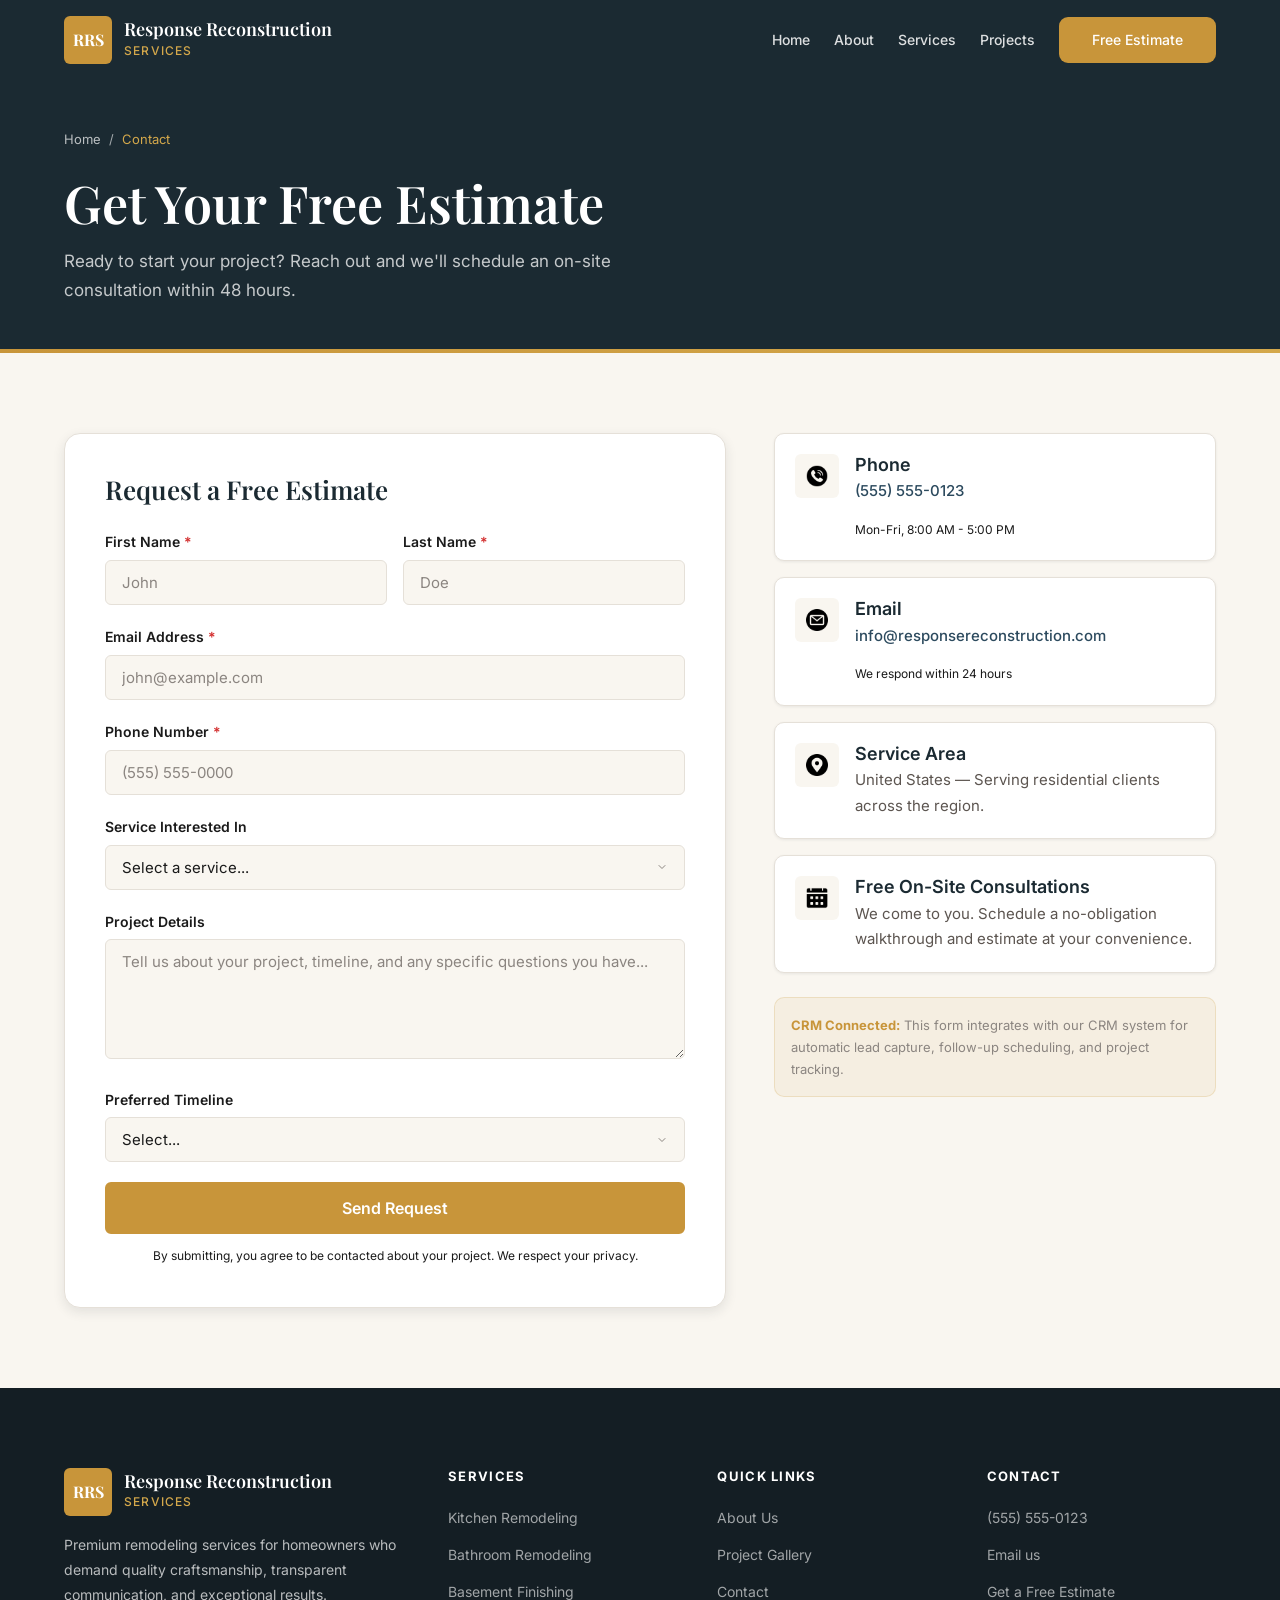
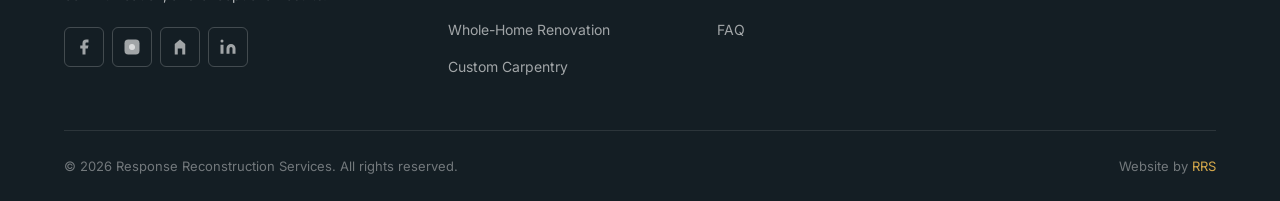
<file: contact.html>
<!DOCTYPE html>
<html lang="en">
<head>
  <meta charset="UTF-8">
  <meta name="viewport" content="width=device-width, initial-scale=1.0">
  <title>Contact Us — Response Reconstruction Services | Free Estimate</title>
  <meta name="description" content="Contact Response Reconstruction Services for a free on-site consultation and estimate. Call, email, or fill out our lead form. We respond within 24 hours.">
  <meta name="robots" content="index, follow">
  <meta property="og:title" content="Contact Us | Get a Free Estimate | Response Reconstruction Services">
  <meta property="og:description" content="Schedule your free on-site consultation. We respond within 24 hours.">
  <meta property="og:type" content="website">
  <link rel="canonical" href="https://responsereconstruction.com/contact">
  <link rel="stylesheet" href="css/style.css">
</head>
<body>

  <a href="#main-content" class="skip-link">Skip to main content</a>

  <header class="site-header" role="banner">
    <div class="container header-inner">
      <a href="index.html" class="logo" aria-label="Response Reconstruction Services Home">
        <div class="logo-icon" aria-hidden="true">RRS</div>
        <div class="logo-text">
          <span class="logo-name">Response Reconstruction</span>
          <span class="logo-sub">Services</span>
        </div>
      </a>
      <button class="nav-toggle" aria-label="Toggle navigation menu" aria-expanded="false" aria-controls="nav-menu">
        <span class="hamburger"></span>
      </button>
      <nav id="nav-menu" class="nav-menu" role="navigation" aria-label="Main navigation">
        <a href="index.html">Home</a>
        <a href="about.html">About</a>
        <a href="services.html">Services</a>
        <a href="projects.html">Projects</a>
        <a href="contact.html" id="bottone1" class="btn btn-primary btn-sm" aria-current="page">Free Estimate</a>
      </nav>
    </div>
  </header>

  <main id="main-content">
    <section class="page-header">
      <div class="container">
        <nav class="breadcrumb" aria-label="Breadcrumb">
          <a href="index.html">Home</a>
          <span aria-hidden="true">/</span>
          <span aria-current="page">Contact</span>
        </nav>
        <h1>Get Your Free Estimate</h1>
        <p>Ready to start your project? Reach out and we'll schedule an on-site consultation within 48 hours.</p>
      </div>
    </section>

    <section class="section">
      <div class="container">
        <div class="contact-grid">
          <div class="animate-in">
            <form id="contactForm" class="contact-form" action="#" method="POST" aria-label="Contact and estimate request form">
              <h3 class="form-title">Request a Free Estimate</h3>

              <div class="form-row">
                <div class="form-group">
                  <label for="firstName">First Name <span class="required">*</span></label>
                  <input type="text" id="firstName" name="firstName" class="form-control" required aria-required="true" placeholder="John">
                </div>
                <div class="form-group">
                  <label for="lastName">Last Name <span class="required">*</span></label>
                  <input type="text" id="lastName" name="lastName" class="form-control" required aria-required="true" placeholder="Doe">
                </div>
              </div>

              <div class="form-group">
                <label for="email">Email Address <span class="required">*</span></label>
                <input type="email" id="email" name="email" class="form-control" required aria-required="true" placeholder="john@example.com" autocomplete="email">
              </div>

              <div class="form-group">
                <label for="phone">Phone Number <span class="required">*</span></label>
                <input type="tel" id="phone" name="phone" class="form-control" required aria-required="true" placeholder="(555) 555-0000" autocomplete="tel">
              </div>

              <div class="form-group">
                <label for="service">Service Interested In</label>
                <select id="service" name="service" class="form-control">
                  <option value="">Select a service...</option>
                  <option value="kitchen">Kitchen Remodeling</option>
                  <option value="bathroom">Bathroom Remodeling</option>
                  <option value="basement">Basement Finishing</option>
                  <option value="whole-home">Whole-Home Renovation</option>
                  <option value="carpentry">Custom Carpentry</option>
                  <option value="exterior">Exterior &amp; Decking</option>
                  <option value="other">Other / Not Sure</option>
                </select>
              </div>

              <div class="form-group">
                <label for="message">Project Details</label>
                <textarea id="message" name="message" class="form-control" placeholder="Tell us about your project, timeline, and any specific questions you have..." rows="4"></textarea>
              </div>

              <div class="form-group">
                <label for="timeline">Preferred Timeline</label>
                <select id="timeline" name="timeline" class="form-control">
                  <option value="">Select...</option>
                  <option value="asap">As soon as possible</option>
                  <option value="1-3">1-3 months</option>
                  <option value="3-6">3-6 months</option>
                  <option value="6+">6+ months</option>
                  <option value="just-exploring">Just exploring options</option>
                </select>
              </div>

              <button type="submit" class="btn btn-primary form-submit">Send Request</button>
              <p style="font-size:0.75rem;color:var(--color-text-lighter);margin-top:0.75rem;text-align:center;">
                By submitting, you agree to be contacted about your project. We respect your privacy.
              </p>
            </form>
          </div>

          <div class="contact-info animate-in">
            <div class="contact-info-card">
              <div class="contact-info-icon">
                <img src="images/contact_icons/telephone-call.png" alt="" aria-hidden="true" width="32" height="32">
              </div>
              <div class="contact-info-text">
                <h4>Phone</h4>
                <p><a href="tel:+15550123">(555) 555-0123</a></p>
                <p style="font-size:0.75rem;color:var(--color-text-lighter);">Mon-Fri, 8:00 AM - 5:00 PM</p>
              </div>
            </div>

            <div class="contact-info-card">
              <div class="contact-info-icon">
                <img src="images/contact_icons/email.png" alt="" aria-hidden="true" width="32" height="32">
              </div>
              <div class="contact-info-text">
                <h4>Email</h4>
                <p><a href="mailto:info@responsereconstruction.com">info@responsereconstruction.com</a></p>
                <p style="font-size:0.75rem;color:var(--color-text-lighter);">We respond within 24 hours</p>
              </div>
            </div>

            <div class="contact-info-card">
              <div class="contact-info-icon">
                <img src="images/contact_icons/gps.png" alt="" aria-hidden="true" width="32" height="32">
              </div>
              <div class="contact-info-text">
                <h4>Service Area</h4>
                <p>United States — Serving residential clients across the region.</p>
              </div>
            </div>

            <div class="contact-info-card">
              <div class="contact-info-icon">
                <img src="images/contact_icons/calendar.png" alt="" aria-hidden="true" width="32" height="32">
              </div>
              <div class="contact-info-text">
                <h4>Free On-Site Consultations</h4>
                <p>We come to you. Schedule a no-obligation walkthrough and estimate at your convenience.</p>
              </div>
            </div>

            <div style="margin-top:0.5rem;padding:1rem;background:rgba(200,149,58,0.08);border-radius:10px;border:1px solid rgba(200,149,58,0.2);">
              <p style="font-size:0.8125rem;color:var(--color-text-light);">
                <strong style="color:var(--color-accent);">CRM Connected:</strong> This form integrates with our CRM system for automatic lead capture, follow-up scheduling, and project tracking.
              </p>
            </div>
          </div>
        </div>
      </div>
    </section>
  </main>

  <footer class="site-footer" role="contentinfo">
    <div class="container">
      <div class="footer-grid">
        <div class="footer-brand">
          <a href="index.html" class="logo" aria-label="Response Reconstruction Services Home">
            <div class="logo-icon" aria-hidden="true">RRS</div>
            <div class="logo-text">
              <span class="logo-name">Response Reconstruction</span>
              <span class="logo-sub">Services</span>
            </div>
          </a>
          <p>Premium remodeling services for homeowners who demand quality craftsmanship, transparent communication, and exceptional results.</p>
          <div class="footer-social">
            <a href="#" aria-label="Facebook">
              <svg viewBox="0 0 24 24" fill="currentColor" width="18" height="18"><path d="M18 2h-3a5 5 0 0 0-5 5v3H7v4h3v8h4v-8h3l1-4h-4V7a1 1 0 0 1 1-1h3z"/></svg>
            </a>
            <a href="#" aria-label="Instagram">
              <svg viewBox="0 0 24 24" fill="currentColor" width="18" height="18"><rect x="2" y="2" width="20" height="20" rx="5" ry="5"/><path d="M16 11.37A4 4 0 1 1 12.63 8 4 4 0 0 1 16 11.37z"/><line x1="17.5" y1="6.5" x2="17.51" y2="6.5"/></svg>
            </a>
            <a href="#" aria-label="Houzz">
              <svg viewBox="0 0 24 24" fill="currentColor" width="18" height="18"><path d="M12 2L5 8v14h4v-8h6v8h4V8l-7-6z"/></svg>
            </a>
            <a href="#" aria-label="LinkedIn">
              <svg viewBox="0 0 24 24" fill="currentColor" width="18" height="18"><path d="M16 8a6 6 0 0 1 6 6v7h-4v-7a2 2 0 0 0-2-2 2 2 0 0 0-2 2v7h-4v-7a6 6 0 0 1 6-6z"/><rect x="2" y="9" width="4" height="12"/><circle cx="4" cy="4" r="2"/></svg>
            </a>
          </div>
        </div>
        <div class="footer-col">
          <h4>Services</h4>
          <ul>
            <li><a href="services.html#kitchen">Kitchen Remodeling</a></li>
            <li><a href="services.html#bathroom">Bathroom Remodeling</a></li>
            <li><a href="services.html#basement">Basement Finishing</a></li>
            <li><a href="services.html#whole-home">Whole-Home Renovation</a></li>
            <li><a href="services.html#carpentry">Custom Carpentry</a></li>
          </ul>
        </div>
        <div class="footer-col">
          <h4>Quick Links</h4>
          <ul>
            <li><a href="about.html">About Us</a></li>
            <li><a href="projects.html">Project Gallery</a></li>
            <li><a href="contact.html">Contact</a></li>
            <li><a href="faq.html">FAQ</a></li>
          </ul>
        </div>
        <div class="footer-col">
          <h4>Contact</h4>
          <ul>
            <li><a href="tel:+15550123">(555) 555-0123</a></li>
            <li><a href="mailto:info@responsereconstruction.com">Email us</a></li>
            <li><a href="contact.html">Get a Free Estimate</a></li>
          </ul>
        </div>
      </div>
      <div class="footer-bottom">
        <span>&copy; 2026 Response Reconstruction Services. All rights reserved.</span>
        <span>Website by <a href="#">RRS</a></span>
      </div>
    </div>
  </footer>

  <script src="js/main.js"></script>
</body>
</html>
</file>
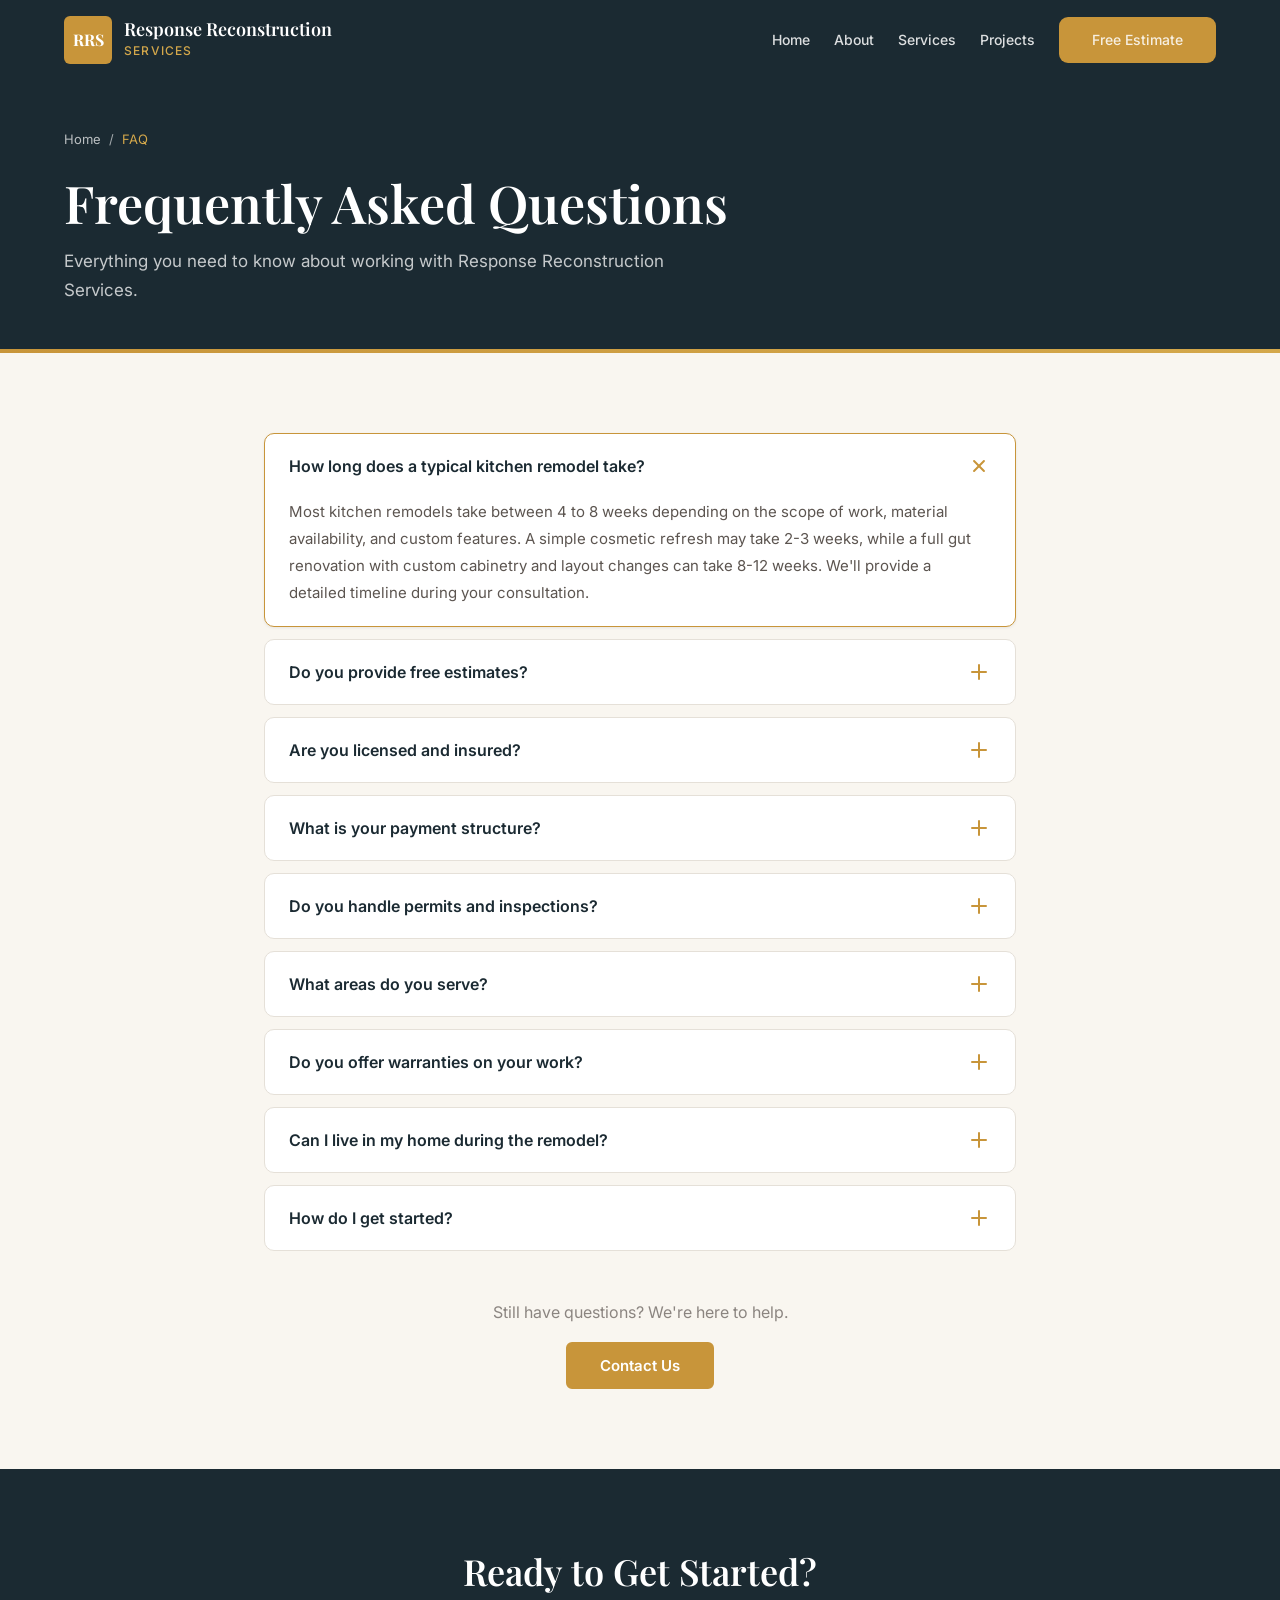
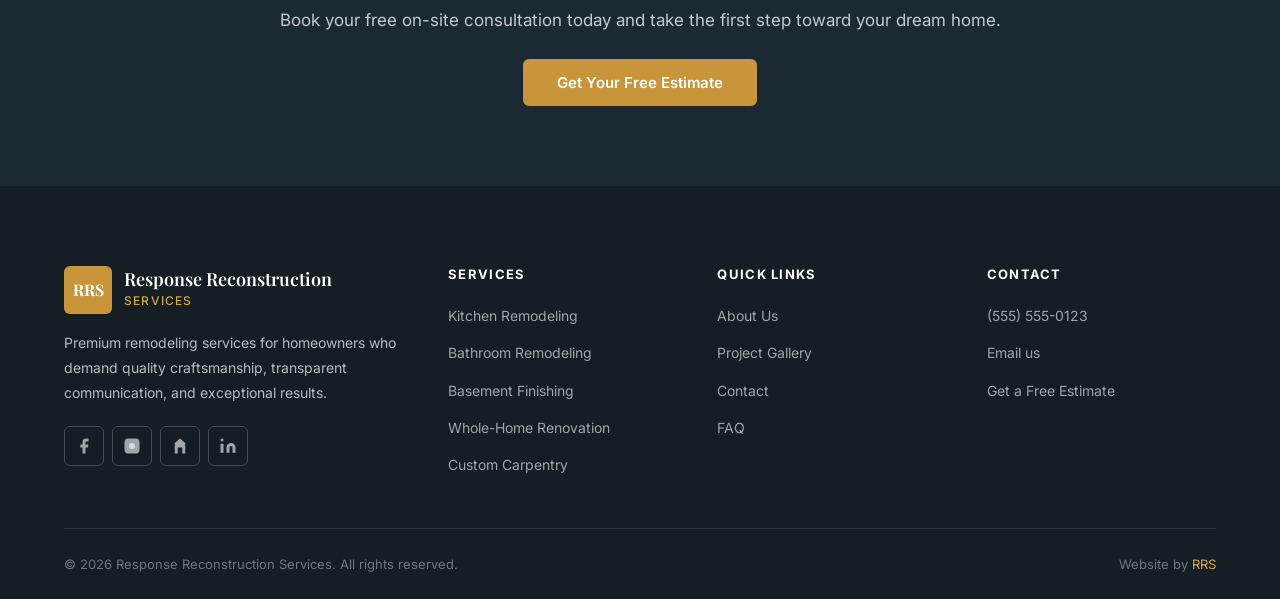
<file: faq.html>
<!DOCTYPE html>
<html lang="en">
<head>
  <meta charset="UTF-8">
  <meta name="viewport" content="width=device-width, initial-scale=1.0">
  <title>FAQ — Response Reconstruction Services</title>
  <meta name="description" content="Frequently asked questions about Response Reconstruction Services remodeling process, pricing, timeline, and more.">
  <meta name="robots" content="index, follow">
  <meta property="og:title" content="FAQ | Response Reconstruction Services">
  <meta property="og:description" content="Answers to common questions about our remodeling services, process, and guarantees.">
  <meta property="og:type" content="website">
  <link rel="canonical" href="https://responsereconstruction.com/faq">

  <script type="application/ld+json">
  {
    "@context": "https://schema.org",
    "@type": "FAQPage",
    "mainEntity": [
      {
        "@type": "Question",
        "name": "How long does a typical kitchen remodel take?",
        "acceptedAnswer": {
          "@type": "Answer",
          "text": "Most kitchen remodels take between 4 to 8 weeks depending on the scope of work, material availability, and custom features."
        }
      },
      {
        "@type": "Question",
        "name": "Do you provide free estimates?",
        "acceptedAnswer": {
          "@type": "Answer",
          "text": "Yes, we offer complimentary on-site consultations and detailed written estimates for all project types."
        }
      },
      {
        "@type": "Question",
        "name": "Are you licensed and insured?",
        "acceptedAnswer": {
          "@type": "Answer",
          "text": "Yes, we are fully licensed, insured, and bonded. We provide proof of insurance before any work begins."
        }
      },
      {
        "@type": "Question",
        "name": "What is your payment structure?",
        "acceptedAnswer": {
          "@type": "Answer",
          "text": "We work on a milestone-based payment structure tied to completed phases of work."
        }
      },
      {
        "@type": "Question",
        "name": "Do you handle permits and inspections?",
        "acceptedAnswer": {
          "@type": "Answer",
          "text": "Yes, we manage all necessary permits and schedule all required inspections as part of our service."
        }
      },
      {
        "@type": "Question",
        "name": "What areas do you serve?",
        "acceptedAnswer": {
          "@type": "Answer",
          "text": "We serve residential clients throughout the United States with our team of experienced remodeling professionals."
        }
      },
      {
        "@type": "Question",
        "name": "Do you offer warranties on your work?",
        "acceptedAnswer": {
          "@type": "Answer",
          "text": "Yes, we stand behind all of our work with comprehensive warranties covering both materials and workmanship."
        }
      },
      {
        "@type": "Question",
        "name": "Can I live in my home during the remodel?",
        "acceptedAnswer": {
          "@type": "Answer",
          "text": "In most cases, yes. We take great care to contain dust and minimize disruption, and we coordinate the work so that essential areas remain usable."
        }
      }
    ]
  }
  </script>

  <link rel="stylesheet" href="css/style.css">
</head>
<body>

  <a href="#main-content" class="skip-link">Skip to main content</a>

  <header class="site-header" role="banner">
    <div class="container header-inner">
      <a href="index.html" class="logo" aria-label="Response Reconstruction Services Home">
        <div class="logo-icon" aria-hidden="true">RRS</div>
        <div class="logo-text">
          <span class="logo-name">Response Reconstruction</span>
          <span class="logo-sub">Services</span>
        </div>
      </a>
      <button class="nav-toggle" aria-label="Toggle navigation menu" aria-expanded="false" aria-controls="nav-menu">
        <span class="hamburger"></span>
      </button>
      <nav id="nav-menu" class="nav-menu" role="navigation" aria-label="Main navigation">
        <a href="index.html">Home</a>
        <a href="about.html">About</a>
        <a href="services.html">Services</a>
        <a href="projects.html">Projects</a>
        <a href="contact.html" id="bottone1" class="btn btn-primary btn-sm">Free Estimate</a>
      </nav>
    </div>
  </header>

  <main id="main-content">
    <section class="page-header">
      <div class="container">
        <nav class="breadcrumb" aria-label="Breadcrumb">
          <a href="index.html">Home</a>
          <span aria-hidden="true">/</span>
          <span aria-current="page">FAQ</span>
        </nav>
        <h1>Frequently Asked Questions</h1>
        <p>Everything you need to know about working with Response Reconstruction Services.</p>
      </div>
    </section>

    <section class="section">
      <div class="container container-narrow">
        <div class="faq-list" itemscope itemtype="https://schema.org/FAQPage">

          <div class="faq-item active animate-in" itemscope itemprop="mainEntity" itemtype="https://schema.org/Question">
            <button class="faq-question" aria-expanded="true" itemprop="name">
              How long does a typical kitchen remodel take?
              <svg class="faq-icon" viewBox="0 0 24 24" fill="none" stroke="currentColor" stroke-width="2" stroke-linecap="round" stroke-linejoin="round" aria-hidden="true"><line x1="12" y1="5" x2="12" y2="19"/><line x1="5" y1="12" x2="19" y2="12"/></svg>
            </button>
            <div class="faq-answer" itemscope itemprop="acceptedAnswer" itemtype="https://schema.org/Answer">
              <div class="faq-answer-inner" itemprop="text">
                Most kitchen remodels take between 4 to 8 weeks depending on the scope of work, material availability, and custom features. A simple cosmetic refresh may take 2-3 weeks, while a full gut renovation with custom cabinetry and layout changes can take 8-12 weeks. We'll provide a detailed timeline during your consultation.
              </div>
            </div>
          </div>

          <div class="faq-item animate-in" itemscope itemprop="mainEntity" itemtype="https://schema.org/Question">
            <button class="faq-question" aria-expanded="false" itemprop="name">
              Do you provide free estimates?
              <svg class="faq-icon" viewBox="0 0 24 24" fill="none" stroke="currentColor" stroke-width="2" stroke-linecap="round" stroke-linejoin="round" aria-hidden="true"><line x1="12" y1="5" x2="12" y2="19"/><line x1="5" y1="12" x2="19" y2="12"/></svg>
            </button>
            <div class="faq-answer" itemscope itemprop="acceptedAnswer" itemtype="https://schema.org/Answer">
              <div class="faq-answer-inner" itemprop="text">
                Yes, absolutely! We offer complimentary on-site consultations and detailed written estimates for all project types, no matter the size. During the consultation, we'll walk through your space, discuss your vision, answer your questions, and provide a transparent, fixed-price quote with no hidden fees.
              </div>
            </div>
          </div>

          <div class="faq-item animate-in" itemscope itemprop="mainEntity" itemtype="https://schema.org/Question">
            <button class="faq-question" aria-expanded="false" itemprop="name">
              Are you licensed and insured?
              <svg class="faq-icon" viewBox="0 0 24 24" fill="none" stroke="currentColor" stroke-width="2" stroke-linecap="round" stroke-linejoin="round" aria-hidden="true"><line x1="12" y1="5" x2="12" y2="19"/><line x1="5" y1="12" x2="19" y2="12"/></svg>
            </button>
            <div class="faq-answer" itemscope itemprop="acceptedAnswer" itemtype="https://schema.org/Answer">
              <div class="faq-answer-inner" itemprop="text">
                Yes. We are fully licensed, insured, and bonded. We carry general liability insurance, workers' compensation coverage, and builder's risk insurance. We provide proof of insurance before any work begins and maintain comprehensive coverage throughout every project for your peace of mind.
              </div>
            </div>
          </div>

          <div class="faq-item animate-in" itemscope itemprop="mainEntity" itemtype="https://schema.org/Question">
            <button class="faq-question" aria-expanded="false" itemprop="name">
              What is your payment structure?
              <svg class="faq-icon" viewBox="0 0 24 24" fill="none" stroke="currentColor" stroke-width="2" stroke-linecap="round" stroke-linejoin="round" aria-hidden="true"><line x1="12" y1="5" x2="12" y2="19"/><line x1="5" y1="12" x2="19" y2="12"/></svg>
            </button>
            <div class="faq-answer" itemscope itemprop="acceptedAnswer" itemtype="https://schema.org/Answer">
              <div class="faq-answer-inner" itemprop="text">
                We work on a milestone-based payment structure. An initial deposit is due at contract signing, with subsequent payments tied to completed phases of work (e.g., demolition complete, rough-in complete, finish work complete). Final payment is due upon your satisfactory completion walk-through. This ensures you only pay for work that's been completed to your satisfaction.
              </div>
            </div>
          </div>

          <div class="faq-item animate-in" itemscope itemprop="mainEntity" itemtype="https://schema.org/Question">
            <button class="faq-question" aria-expanded="false" itemprop="name">
              Do you handle permits and inspections?
              <svg class="faq-icon" viewBox="0 0 24 24" fill="none" stroke="currentColor" stroke-width="2" stroke-linecap="round" stroke-linejoin="round" aria-hidden="true"><line x1="12" y1="5" x2="12" y2="19"/><line x1="5" y1="12" x2="19" y2="12"/></svg>
            </button>
            <div class="faq-answer" itemscope itemprop="acceptedAnswer" itemtype="https://schema.org/Answer">
              <div class="faq-answer-inner" itemprop="text">
                Yes, we handle all aspects of permitting and inspection scheduling. Our team pulls all necessary permits, schedules required inspections at each stage of construction, and ensures every aspect of the work meets local building codes. You won't need to worry about any paperwork or compliance.
              </div>
            </div>
          </div>

          <div class="faq-item animate-in" itemscope itemprop="mainEntity" itemtype="https://schema.org/Question">
            <button class="faq-question" aria-expanded="false" itemprop="name">
              What areas do you serve?
              <svg class="faq-icon" viewBox="0 0 24 24" fill="none" stroke="currentColor" stroke-width="2" stroke-linecap="round" stroke-linejoin="round" aria-hidden="true"><line x1="12" y1="5" x2="12" y2="19"/><line x1="5" y1="12" x2="19" y2="12"/></svg>
            </button>
            <div class="faq-answer" itemscope itemprop="acceptedAnswer" itemtype="https://schema.org/Answer">
              <div class="faq-answer-inner" itemprop="text">
                We serve residential clients throughout the United States. Our team of experienced remodeling professionals is ready to take on projects of all sizes. Contact us to confirm we serve your specific area and to schedule a consultation.
              </div>
            </div>
          </div>

          <div class="faq-item animate-in" itemscope itemprop="mainEntity" itemtype="https://schema.org/Question">
            <button class="faq-question" aria-expanded="false" itemprop="name">
              Do you offer warranties on your work?
              <svg class="faq-icon" viewBox="0 0 24 24" fill="none" stroke="currentColor" stroke-width="2" stroke-linecap="round" stroke-linejoin="round" aria-hidden="true"><line x1="12" y1="5" x2="12" y2="19"/><line x1="5" y1="12" x2="19" y2="12"/></svg>
            </button>
            <div class="faq-answer" itemscope itemprop="acceptedAnswer" itemtype="https://schema.org/Answer">
              <div class="faq-answer-inner" itemprop="text">
                Absolutely. We stand behind all of our work with comprehensive warranties. Our workmanship warranty covers defects in installation and finishing, and manufacturer warranties pass through on all materials and fixtures. We believe in building relationships, not just projects.
              </div>
            </div>
          </div>

          <div class="faq-item animate-in" itemscope itemprop="mainEntity" itemtype="https://schema.org/Question">
            <button class="faq-question" aria-expanded="false" itemprop="name">
              Can I live in my home during the remodel?
              <svg class="faq-icon" viewBox="0 0 24 24" fill="none" stroke="currentColor" stroke-width="2" stroke-linecap="round" stroke-linejoin="round" aria-hidden="true"><line x1="12" y1="5" x2="12" y2="19"/><line x1="5" y1="12" x2="19" y2="12"/></svg>
            </button>
            <div class="faq-answer" itemscope itemprop="acceptedAnswer" itemtype="https://schema.org/Answer">
              <div class="faq-answer-inner" itemprop="text">
                In most cases, yes. We take great care to contain dust and minimize disruption to your daily life. For larger whole-home renovations, we may recommend temporary arrangements for certain phases, but we'll discuss this upfront and help you plan accordingly. We coordinate work so that essential areas remain usable whenever possible.
              </div>
            </div>
          </div>

          <div class="faq-item animate-in" itemscope itemprop="mainEntity" itemtype="https://schema.org/Question">
            <button class="faq-question" aria-expanded="false" itemprop="name">
              How do I get started?
              <svg class="faq-icon" viewBox="0 0 24 24" fill="none" stroke="currentColor" stroke-width="2" stroke-linecap="round" stroke-linejoin="round" aria-hidden="true"><line x1="12" y1="5" x2="12" y2="19"/><line x1="5" y1="12" x2="19" y2="12"/></svg>
            </button>
            <div class="faq-answer" itemscope itemprop="acceptedAnswer" itemtype="https://schema.org/Answer">
              <div class="faq-answer-inner" itemprop="text">
                Getting started is easy. Simply <a href="contact.html">contact us</a> through our form, give us a call, or send an email. We'll schedule a free on-site consultation at your convenience. During the visit, we'll discuss your vision, take measurements, answer questions, and provide a detailed estimate. From there, you decide if we're the right fit.
              </div>
            </div>
          </div>

        </div>

        <div class="text-center" style="margin-top: 3rem;">
          <p style="color:var(--color-text-light);margin-bottom:1rem;">Still have questions? We're here to help.</p>
          <a href="contact.html" class="btn btn-primary">Contact Us</a>
        </div>
      </div>
    </section>

    <section class="cta-section">
      <div class="container">
        <h2>Ready to Get Started?</h2>
        <p>Book your free on-site consultation today and take the first step toward your dream home.</p>
        <a href="contact.html" class="btn btn-primary">Get Your Free Estimate</a>
      </div>
    </section>
  </main>

  <footer class="site-footer" role="contentinfo">
    <div class="container">
      <div class="footer-grid">
        <div class="footer-brand">
          <a href="index.html" class="logo" aria-label="Response Reconstruction Services Home">
            <div class="logo-icon" aria-hidden="true">RRS</div>
            <div class="logo-text">
              <span class="logo-name">Response Reconstruction</span>
              <span class="logo-sub">Services</span>
            </div>
          </a>
          <p>Premium remodeling services for homeowners who demand quality craftsmanship, transparent communication, and exceptional results.</p>
          <div class="footer-social">
            <a href="#" aria-label="Facebook">
              <svg viewBox="0 0 24 24" fill="currentColor" width="18" height="18"><path d="M18 2h-3a5 5 0 0 0-5 5v3H7v4h3v8h4v-8h3l1-4h-4V7a1 1 0 0 1 1-1h3z"/></svg>
            </a>
            <a href="#" aria-label="Instagram">
              <svg viewBox="0 0 24 24" fill="currentColor" width="18" height="18"><rect x="2" y="2" width="20" height="20" rx="5" ry="5"/><path d="M16 11.37A4 4 0 1 1 12.63 8 4 4 0 0 1 16 11.37z"/><line x1="17.5" y1="6.5" x2="17.51" y2="6.5"/></svg>
            </a>
            <a href="#" aria-label="Houzz">
              <svg viewBox="0 0 24 24" fill="currentColor" width="18" height="18"><path d="M12 2L5 8v14h4v-8h6v8h4V8l-7-6z"/></svg>
            </a>
            <a href="#" aria-label="LinkedIn">
              <svg viewBox="0 0 24 24" fill="currentColor" width="18" height="18"><path d="M16 8a6 6 0 0 1 6 6v7h-4v-7a2 2 0 0 0-2-2 2 2 0 0 0-2 2v7h-4v-7a6 6 0 0 1 6-6z"/><rect x="2" y="9" width="4" height="12"/><circle cx="4" cy="4" r="2"/></svg>
            </a>
          </div>
        </div>
        <div class="footer-col">
          <h4>Services</h4>
          <ul>
            <li><a href="services.html#kitchen">Kitchen Remodeling</a></li>
            <li><a href="services.html#bathroom">Bathroom Remodeling</a></li>
            <li><a href="services.html#basement">Basement Finishing</a></li>
            <li><a href="services.html#whole-home">Whole-Home Renovation</a></li>
            <li><a href="services.html#carpentry">Custom Carpentry</a></li>
          </ul>
        </div>
        <div class="footer-col">
          <h4>Quick Links</h4>
          <ul>
            <li><a href="about.html">About Us</a></li>
            <li><a href="projects.html">Project Gallery</a></li>
            <li><a href="contact.html">Contact</a></li>
            <li><a href="faq.html">FAQ</a></li>
          </ul>
        </div>
        <div class="footer-col">
          <h4>Contact</h4>
          <ul>
            <li><a href="tel:+15550123">(555) 555-0123</a></li>
            <li><a href="mailto:info@responsereconstruction.com">Email us</a></li>
            <li><a href="contact.html">Get a Free Estimate</a></li>
          </ul>
        </div>
      </div>
      <div class="footer-bottom">
        <span>&copy; 2026 Response Reconstruction Services. All rights reserved.</span>
        <span>Website by <a href="#">RRS</a></span>
      </div>
    </div>
  </footer>

  <script src="js/main.js"></script>
</body>
</html>
</file>
<file: css/style.css>
/* ============================================
   Response Reconstruction Services
   Design System v2.0 — Premium Remodeling
   ============================================ */

@import url('https://fonts.googleapis.com/css2?family=Playfair+Display:ital,wght@0,400;0,500;0,600;0,700;1,400;1,500&family=Inter:wght@300;400;500;600;700&display=swap');

:root {
  --color-primary-dark: #1B2A32;
  --color-primary: #2C4A5E;
  --color-primary-light: #3D637A;
  --color-accent: #C8953A;
  --color-accent-light: #D4A84B;
  --color-accent-dark: #A87A2E;
  --color-warm-white: #F9F6F0;
  --color-gray-light: #EFECE5;
  --color-gray-medium: #9C9488;
  --color-text: #1A1A1A;
  --color-text-medium: #5C5550;
  --color-text-light: #8B8580;
  --color-border: #E5E0D8;
  --color-success: #2D6A4F;
  --color-white: #FFFFFF;
  --font-heading: 'Playfair Display', Georgia, 'Times New Roman', serif;
  --font-body: 'Inter', -apple-system, BlinkMacSystemFont, 'Segoe UI', sans-serif;
  --container-max: 1200px;
  --container-narrow: 800px;
  --transition: 250ms cubic-bezier(0.4, 0, 0.2, 1);
  --transition-slow: 400ms cubic-bezier(0.4, 0, 0.2, 1);
}

*, *::before, *::after { margin: 0; padding: 0; box-sizing: border-box; }
img { max-width: 100%; height: auto; display: block; }
a { color: inherit; text-decoration: none; }
ul { list-style: none; }

html { scroll-behavior: smooth; -webkit-text-size-adjust: 100%; }

body {
  font-family: var(--font-body);
  font-size: 1rem;
  line-height: 1.7;
  color: var(--color-text);
  background: var(--color-warm-white);
  -webkit-font-smoothing: antialiased;
  -moz-osx-font-smoothing: grayscale;
}

::selection { background: var(--color-accent); color: var(--color-white); }

h1, h2, h3, h4 {
  font-family: var(--font-heading);
  font-weight: 600;
  line-height: 1.25;
  color: var(--color-primary-dark);
}
h1 { font-size: clamp(2rem, 5vw, 3.25rem); }
h2 { font-size: clamp(1.5rem, 3.5vw, 2.25rem); }
h3 { font-size: clamp(1.25rem, 2.5vw, 1.625rem); }
h4 { font-size: 1.125rem; }
p { margin-bottom: 1rem; } p:last-child { margin-bottom: 0; }

.container { width: 100%; max-width: var(--container-max); margin: 0 auto; padding: 0 1.5rem; }
.container-narrow { max-width: var(--container-narrow); margin: 0 auto; padding: 0 1.5rem; }
.section { padding: 5rem 0; }
.section-alt { background: var(--color-white); }
.section-label {
  display: inline-block;
  font-family: var(--font-body);
  font-size: 0.75rem;
  font-weight: 600;
  letter-spacing: 0.15em;
  text-transform: uppercase;
  color: var(--color-accent);
  margin-bottom: 0.75rem;
}
.text-center { text-align: center; }

.btn {
  display: inline-flex;
  align-items: center;
  gap: 0.5rem;
  padding: 0.875rem 2rem;
  font-family: var(--font-body);
  font-size: 0.9375rem;
  font-weight: 600;
  line-height: 1;
  border: 2px solid transparent;
  border-radius: 6px;
  cursor: pointer;
  transition: all var(--transition);
  text-align: center;
  white-space: nowrap;
}
.btn-primary { background: var(--color-accent); color: var(--color-white); border-color: var(--color-accent); }
.btn-primary:hover { background: var(--color-accent-dark); border-color: var(--color-accent-dark); transform: translateY(-1px); box-shadow: 0 4px 12px rgba(27,42,50,0.1); }
.btn-primary:focus-visible { outline: 2px solid var(--color-accent); outline-offset: 2px; }
.btn-secondary { background: transparent; color: var(--color-white); border-color: var(--color-white); }
.btn-secondary:hover { background: var(--color-white); color: var(--color-primary-dark); transform: translateY(-1px); }
.btn-sm { padding: 0.625rem 1.25rem; font-size: 0.8125rem; }

.servicesBottone {
 font-family: inherit;
  font-size: 18px;
  background: linear-gradient(to bottom, var(--color-accent) 0%,#ffffff 100%);
  color: white;
  padding: 0.875rem 2rem;
  display: inline-flex;
  align-items: center;
  justify-content: center;
  border: none;
  border-radius: 25px;
  box-shadow: 0px 5px 10px rgba(0, 0, 0, 0.2);
  transition: all 0.3s;
}
    .servicesBottone:hover {
      transform: translateY(-3px);
      box-shadow: 0px 8px 15px rgba(0, 0, 0, 0.3);
    }

    .servicesBottone:active {
      transform: scale(0.95);
      box-shadow: 0px 2px 5px rgba(0, 0, 0, 0.2);
    }

    .servicesBottone span {
      display: block;
      transition: all 0.3s;
    }

    .servicesBottone svg {
      width: 18px;
      height: 18px;
      fill: white;
      transition: all 0.3s;
    }

    .servicesBottone .svg-wrapper {
      display: flex;
      align-items: center;
      justify-content: center;
      width: 30px;
      height: 30px;
      border-radius: 50%;
      background-color: rgba(255, 255, 255, 0.2);
      margin-right: 0.5em;
      transition: all 0.3s;
    }

    .servicesBottone:hover .svg-wrapper {
      background-color: rgba(255, 255, 255, 0.5);
    }

    .servicesBottone:hover svg {
      transform: rotate(45deg);
    }

button span {
  display: block;
  margin-left: 0.4em;
  transition: all 0.3s;
}



button svg {
  width: 18px;
  height: 18px;
  fill: white;
  transition: all 0.3s;
}

#bottone1 {
  padding-left: 33px;
  padding-right: 33px;
  padding-bottom: 16px;
  padding-top: 16px;
  border-radius: 9px;
  background: #c8953a(55.4% 36.51 115.62);
  border: none;

  font-family: inherit;
  text-align: center;
  cursor: pointer;
  transition: 0.4s;
}
#bottone1:hover {
  box-shadow: 7px 5px 56px -14px #c8953a;
}
#bottone1:active {
  transform: scale(0.97);
  box-shadow: 7px 5px 56px -10px #c8953a;
}



.skip-link {
  position: absolute; top: -100%; left: 1rem;
  padding: 0.5rem 1rem;
  background: var(--color-primary-dark); color: var(--color-white);
  z-index: 1000; border-radius: 0 0 6px 6px;
  transition: top var(--transition);
}
.skip-link:focus { top: 0; }

/* --- Header --- */
.site-header {
  position: fixed; top: 0; left: 0; right: 0; z-index: 100;
  padding: 1rem 0;
  transition: all var(--transition);
}
.site-header.scrolled {
  background: rgba(27,42,50,0.97);
  padding: 0.5rem 0;
  box-shadow: 0 4px 12px rgba(27,42,50,0.1);
  backdrop-filter: blur(12px);
  -webkit-backdrop-filter: blur(12px);
}
.header-inner { display: flex; align-items: center; justify-content: space-between; }

.logo { display: flex; align-items: center; gap: 0.75rem; flex-shrink: 0; }
.logo-icon {
  width: 48px; height: 48px;
  display: flex; align-items: center; justify-content: center;
  background: var(--color-accent); color: var(--color-white);
  font-family: var(--font-heading); font-weight: 700;
  border-radius: 6px;
}
.logo-text { display: flex; flex-direction: column; }
.logo-name { font-family: var(--font-heading); font-size: 1.125rem; font-weight: 600; color: var(--color-white); line-height: 1.2; }
.logo-sub { font-size: 0.75rem; font-weight: 500; color: var(--color-accent-light); letter-spacing: 0.1em; text-transform: uppercase; }

.nav-menu { display: flex; align-items: center; gap: 1.5rem; }
.nav-menu a {
  font-size: 0.875rem; font-weight: 500;
  color: rgba(255,255,255,0.85);
  transition: color var(--transition);
  position: relative;
}
.nav-menu a::after {
  content: ''; position: absolute; bottom: -4px; left: 0;
  width: 0; height: 2px; background: var(--color-accent);
  transition: width var(--transition);
}
.nav-menu a:hover, .nav-menu a[aria-current="page"] { color: var(--color-white); }
.nav-menu a:hover::after, .nav-menu a[aria-current="page"]::after { width: 100%; }
.nav-menu .btn::after { display: none; }

.nav-toggle { display: none; background: none; border: none; cursor: pointer; padding: 0.5rem; width: 44px; height: 44px; position: relative; }
.hamburger, .hamburger::before, .hamburger::after {
  display: block; width: 24px; height: 2px;
  background: var(--color-white); border-radius: 2px;
  transition: all var(--transition);
  position: absolute; left: 50%; transform: translateX(-50%);
}
.hamburger { top: 50%; transform: translate(-50%,-50%); }
.hamburger::before { content: ''; top: -7px; }
.hamburger::after { content: ''; top: 7px; }
.nav-toggle[aria-expanded="true"] .hamburger { background: transparent; }
.nav-toggle[aria-expanded="true"] .hamburger::before { top: 0; transform: translateX(-50%) rotate(45deg); }
.nav-toggle[aria-expanded="true"] .hamburger::after { top: 0; transform: translateX(-50%) rotate(-45deg); }

/* --- Hero --- */
.hero {
  position: relative; min-height: 85vh;
  display: flex; align-items: center; overflow: hidden;
}
.hero-bg {
  position: absolute; inset: 0;
  width: 100%; height: 100%;
  object-fit: cover;
}
.hero-overlay {
  position: absolute; inset: 0;
  background: linear-gradient(to right, rgba(0,0,0,0.75) 0%, rgba(0,0,0,0.4) 35%, rgba(0, 0, 0, 0.1) 65%, transparent 100%);
}
.hero-content { position: relative; z-index: 2; max-width: 700px; padding: 6rem 0; }
.hero-content h1 { color: var(--color-white); margin-bottom: 1.25rem; font-weight: 700; }
.hero-content h1 span { color: var(--color-accent-light); font-style: italic; }
.hero-content p { font-size: 1.125rem; color: rgba(255,255,255,0.85); margin-bottom: 1.5rem; max-width: 540px; line-height: 1.8; }
.hero-buttons { display: flex; gap: 1rem; flex-wrap: wrap; }

.stats-row {
  display: flex; gap: 2.5rem; margin-top: 2.5rem; padding-top: 1.5rem;
  border-top: 1px solid rgba(255,255,255,0.15);
}
.stat-item { text-align: left; }
.stat-number { font-family: var(--font-heading); font-size: clamp(1.75rem, 3vw, 2.5rem); font-weight: 700; color: var(--color-accent-light); display: block; line-height: 1.1; }
.stat-label { font-size: 0.8125rem; color: rgba(255,255,255,0.65); margin-top: 0.25rem; display: block; }

/* --- Service Cards --- */
.service-card {
  background: var(--color-white); border-radius: 16px; overflow: hidden;
  box-shadow: 0 1px 3px rgba(27,42,50,0.08);
  transition: all var(--transition); cursor: pointer;
}
.service-card:hover { transform: translateY(-4px); box-shadow: 0 8px 30px rgba(27,42,50,0.12); }
.service-card img { width: 100%; height: 220px; object-fit: cover; display: block; }
.service-card-body { padding: 1.25rem 1.5rem 1.5rem; }
.service-card-body h3 { margin-bottom: 0.5rem; font-size: 1.25rem; }
.service-card-body p { font-size: 0.9375rem; color: var(--color-text-medium); margin-bottom: 0.75rem; }

/* --- Services Carousel --- */
.what-we-do { position: relative; }
.carousel-container {
  position: relative; margin-top: 2.5rem;
  padding: 0 40px;
}
.carousel-track-wrapper { overflow: hidden; border-radius: 16px; }
.carousel-track { display: flex; transition: transform 0.5s cubic-bezier(0.4,0,0.2,1); will-change: transform; }
.carousel-card {
  flex: 0 0 calc(100% / 3); min-width: 0;
  padding: 0 0.75rem;
}
.carousel-card .service-card { height: 100%; }
.carousel-card h3 { margin-bottom: 0.5rem; font-size: 1.25rem; }
.carousel-card p { font-size: 0.9375rem; color: var(--color-text-medium); margin-bottom: 0.75rem; }
.carousel-card .btn-sm { margin-top: auto; align-self: flex-start; }

.carousel-btn {
  position: absolute; top: 50%; transform: translateY(-50%);
  width: 40px; height: 40px; border-radius: 50%;
  background: var(--color-white); border: 1px solid var(--color-border);
  color: var(--color-primary-dark); font-size: 1.5rem; line-height: 1;
  cursor: pointer; z-index: 5; display: flex; align-items: center; justify-content: center;
  box-shadow: 0 2px 8px rgba(27,42,50,0.1);
  transition: all var(--transition);
}
.carousel-btn:hover { background: var(--color-accent); color: var(--color-white); border-color: var(--color-accent); }
.carousel-btn:focus-visible { outline: 2px solid var(--color-accent); outline-offset: 2px; }
.carousel-prev { left: 0; }
.carousel-next { right: 0; }
.carousel-btn:disabled { opacity: 0.3; cursor: default; pointer-events: none; }

.carousel-dots {
  display: flex; justify-content: center; gap: 0.5rem; margin-top: 1.5rem;
}
.carousel-dot {
  width: 10px; height: 10px; border-radius: 50%;
  background: var(--color-gray-medium); border: none; cursor: pointer;
  transition: all var(--transition); padding: 0;
}
.carousel-dot.active { background: var(--color-accent); width: 28px; border-radius: 5px; }
.carousel-dot:hover { background: var(--color-accent-light); }

@media (max-width: 1024px) {
  .carousel-card { flex: 0 0 calc(100% / 2); }
}
@media (max-width: 768px) {
  .carousel-card { flex: 0 0 100%; }
  .carousel-container { padding: 0 32px; }
  .carousel-btn { width: 36px; height: 36px; font-size: 1.25rem; }
}

/* --- About --- */
.about-grid { display: grid; grid-template-columns: 1fr 1fr; gap: 4rem; align-items: center; }
.about-image { width: 100%; border-radius: 16px; box-shadow: 0 8px 30px rgba(27,42,50,0.12); }
.about-content h2 { margin-bottom: 1.25rem; }
.about-content p { color: var(--color-text-medium); margin-bottom: 1rem; }

.feature-list { display: grid; gap: 0.75rem; margin-top: 1.5rem; }
.feature-list li {
  display: flex; align-items: flex-start; gap: 0.75rem;
  font-size: 0.9375rem; color: var(--color-text-medium);
}
.feature-list li svg { flex-shrink: 0; width: 20px; height: 20px; color: var(--color-accent); margin-top: 2px; }

/* --- Projects --- */
.filter-buttons { display: flex; gap: 0.5rem; flex-wrap: wrap; justify-content: center; margin-bottom: 2.5rem; }
.project-card {
  position: relative; border-radius: 16px; overflow: hidden;
  cursor: pointer; aspect-ratio: 4/3; background: var(--color-gray-light);
}
.project-card img { width: 100%; height: 100%; object-fit: cover; transition: transform var(--transition-slow); }
.project-card:hover img { transform: scale(1.05); }
.project-card-overlay {
  position: absolute; inset: 0;
  background: linear-gradient(to top, rgba(27,42,50,0.85) 0%, transparent 50%);
  opacity: 0; transition: opacity var(--transition);
  display: flex; flex-direction: column; justify-content: flex-end;
  padding: 1.5rem;
}
.project-card:hover .project-card-overlay { opacity: 1; }
.project-card-overlay h3 { color: var(--color-white); font-size: 1.125rem; margin-bottom: 0.25rem; }
.project-card-overlay p { font-size: 0.8125rem; color: var(--color-accent-light); }
.projects-grid { display: grid; grid-template-columns: repeat(3, 1fr); gap: 1.5rem; }

.filter-btn {
  padding: 0.625rem 1.25rem; font-family: var(--font-body);
  font-size: 0.875rem; font-weight: 500; color: var(--color-text-medium);
  background: var(--color-white); border: 1px solid var(--color-border);
  border-radius: 6px; cursor: pointer; transition: all var(--transition);
}
.filter-btn:hover { border-color: var(--color-accent); color: var(--color-accent); }
.filter-btn.active { background: var(--color-accent); color: var(--color-white); border-color: var(--color-accent); }

/* --- Testimonials --- */
.testimonials-grid { display: grid; grid-template-columns: repeat(3, 1fr); gap: 1.5rem; margin-top: 2.5rem; }
.testimonial-card {
  background: var(--color-white); padding: 2rem;
  border-radius: 16px; box-shadow: 0 1px 3px rgba(27,42,50,0.08);
  border: 1px solid var(--color-border);
}
.testimonial-stars { display: flex; gap: 2px; margin-bottom: 0.75rem; }
.testimonial-stars svg { width: 18px; height: 18px; color: var(--color-accent); }
.testimonial-text { font-size: 0.9375rem; color: var(--color-text-medium); line-height: 1.8; margin-bottom: 1.5rem; font-style: italic; }
.testimonial-author { display: flex; align-items: center; gap: 0.75rem; }
.testimonial-avatar { width: 44px; height: 44px; border-radius: 50%; background: var(--color-primary); color: var(--color-white); display: flex; align-items: center; justify-content: center; font-weight: 600; font-size: 1rem; flex-shrink: 0; }
.testimonial-name { font-weight: 600; font-size: 0.9375rem; }
.testimonial-location { font-size: 0.8125rem; color: var(--color-text-light); }

/* --- FAQ --- */
.faq-list { display: grid; gap: 0.75rem; }
.faq-item { background: var(--color-white); border: 1px solid var(--color-border); border-radius: 10px; overflow: hidden; }
.faq-item.active { box-shadow: 0 1px 3px rgba(27,42,50,0.08); border-color: var(--color-accent); }
.faq-question {
  width: 100%; display: flex; justify-content: space-between; align-items: center; gap: 1rem;
  padding: 1.25rem 1.5rem; font-family: var(--font-body); font-size: 1rem;
  font-weight: 600; color: var(--color-primary-dark);
  background: none; border: none; cursor: pointer; text-align: left;
}
.faq-question:hover { color: var(--color-accent); }
.faq-icon { width: 24px; height: 24px; flex-shrink: 0; transition: transform var(--transition); color: var(--color-accent); }
.faq-item.active .faq-icon { transform: rotate(45deg); }
.faq-answer { max-height: 0; overflow: hidden; transition: max-height var(--transition-slow); }
.faq-item.active .faq-answer { max-height: 500px; }
.faq-answer-inner { padding: 0 1.5rem 1.25rem; font-size: 0.9375rem; color: var(--color-text-medium); line-height: 1.8; }

/* --- Contact Form --- */
.contact-grid { display: grid; grid-template-columns: 1.2fr 0.8fr; gap: 3rem; align-items: start; }
.contact-form { background: var(--color-white); padding: 2.5rem; border-radius: 16px; box-shadow: 0 4px 12px rgba(27,42,50,0.1); border: 1px solid var(--color-border); }
.form-title { font-family: var(--font-heading); margin-bottom: 1.5rem; }
.form-row { display: grid; grid-template-columns: 1fr 1fr; gap: 1rem; }
.form-group { margin-bottom: 1.25rem; }
.form-group label { display: block; font-size: 0.875rem; font-weight: 600; color: var(--color-text); margin-bottom: 0.375rem; }
.required { color: #D32F2F; }
.form-control {
  width: 100%; padding: 0.75rem 1rem;
  font-family: var(--font-body); font-size: 0.9375rem;
  color: var(--color-text); background: var(--color-warm-white);
  border: 1px solid var(--color-border); border-radius: 6px;
  transition: border-color var(--transition), box-shadow var(--transition);
}
.form-control:focus { outline: none; border-color: var(--color-accent); box-shadow: 0 0 0 3px rgba(200,149,58,0.15); }
.form-control::placeholder { color: var(--color-text-light); }
select.form-control {
  appearance: none;
  background-image: url("data:image/svg+xml,%3Csvg xmlns='http://www.w3.org/2000/svg' width='12' height='12' viewBox='0 0 24 24' fill='none' stroke='%238B8580' stroke-width='2' stroke-linecap='round' stroke-linejoin='round'%3E%3Cpolyline points='6 9 12 15 18 9'%3E%3C/polyline%3E%3C/svg%3E");
  background-repeat: no-repeat; background-position: right 1rem center; padding-right: 2.5rem;
}
textarea.form-control { resize: vertical; min-height: 120px; }
.form-submit { width: 100%; justify-content: center; padding: 1rem; font-size: 1rem; }

.contact-info { display: grid; gap: 1rem; }
.contact-info-card { display: flex; align-items: flex-start; gap: 1rem; background: var(--color-white); padding: 1.25rem; border-radius: 10px; box-shadow: 0 1px 3px rgba(27,42,50,0.08); border: 1px solid var(--color-border); }
.contact-info-icon { width: 44px; height: 44px; flex-shrink: 0; display: flex; align-items: center; justify-content: center; background: var(--color-warm-white); border-radius: 6px; }
.contact-info-icon img { width: 22px; height: 22px; object-fit: contain; }
.contact-info-text h4 { font-family: var(--font-body); font-weight: 600; margin-bottom: 2px; }
.contact-info-text p { font-size: 0.9375rem; color: var(--color-text-medium); }
.contact-info-text a { color: var(--color-primary); font-weight: 500; }
.contact-info-text a:hover { color: var(--color-accent); }

/* --- Page Header --- */
.page-header {
  background: var(--color-primary-dark); padding: 8rem 0 3rem;
  position: relative;
}
.page-header::after { content: ''; position: absolute; bottom: 0; left: 0; right: 0; height: 4px; background: linear-gradient(90deg, var(--color-accent), var(--color-accent-light)); }
.page-header h1 { color: var(--color-white); margin-bottom: 0.75rem; }
.page-header p { color: rgba(255,255,255,0.75); font-size: 1.0625rem; max-width: 600px; }
.breadcrumb { font-size: 0.8125rem; color: rgba(255,255,255,0.6); margin-bottom: 1.25rem; display: flex; gap: 0.5rem; align-items: center; }
.breadcrumb a { color: rgba(255,255,255,0.7); }
.breadcrumb a:hover { color: var(--color-accent-light); }
.breadcrumb [aria-current="page"] { color: var(--color-accent-light); }

/* --- Service Detail --- */
.service-detail-grid { display: grid; grid-template-columns: 1fr 280px; gap: 3rem; align-items: start; }
.service-sidebar { border-radius: 32px;
background: #ffffff;
box-shadow: 18px 18px 25px #bec2c8, -18px -18px 25px #ffffff;
padding: 20px; } /* this is the neopormism style for the sidebar, feel free to adjust the colors and shadow to better fit the overall design */
.service-sidebar h3 { font-family: var(--font-body); font-size: 1rem; font-weight: 700; text-transform: uppercase; letter-spacing: 0.05em; margin-bottom: 1rem; }
.service-sidebar ul { display: grid; gap: 2px; }
.service-sidebar ul li a { display: block; padding: 0.5rem 0.75rem; font-size: 0.875rem; color: var(--color-text-medium); border-radius: 6px; }
.service-sidebar ul li a:hover { background: var(--color-warm-white); color: var(--color-accent); }
.service-sidebar ul li a.active { background: var(--color-accent); color: var(--color-white); font-weight: 600; }

.service-detail-image { width: 100%; border-radius: 16px; margin-bottom: 1.5rem; box-shadow: 0 4px 12px rgba(27,42,50,0.1); }

.service-sidebar-image { margin-bottom: 1.25rem; border-radius: 10px; overflow: hidden; }
.service-sidebar-image img { width: 100%; height: 160px; object-fit: cover; border-radius: 10px; }

.project-card-image-wrapper { width: 100%; height: 100%; position: relative; }

.values-grid { display: grid; grid-template-columns: repeat(3, 1fr); gap: 1.5rem; margin-top: 2.5rem; }
.value-card { background: var(--color-white); padding: 2rem; border-radius: 16px; box-shadow: 0 1px 3px rgba(27,42,50,0.08); border: 1px solid var(--color-border); text-align: center; }
.value-card h3 { margin-bottom: 0.75rem; }
.value-card p { font-size: 0.9375rem; color: var(--color-text-medium); }

/* --- CTA --- */
.cta-section { background: var(--color-primary-dark); padding: 5rem 0; text-align: center; }
.cta-section h2 { color: var(--color-white); margin-bottom: 0.75rem; }
.cta-section p { color: rgba(255,255,255,0.75); margin-bottom: 1.5rem; font-size: 1.0625rem; }

/* --- Footer --- */
.site-footer { background: #141E24; color: rgba(255,255,255,0.7); padding: 5rem 0 0; }
.footer-grid { display: grid; grid-template-columns: 1.5fr 1fr 1fr 1fr; gap: 2.5rem; padding-bottom: 2.5rem; border-bottom: 1px solid rgba(255,255,255,0.1); }
.footer-brand .logo { margin-bottom: 1rem; }
.footer-brand p { font-size: 0.875rem; line-height: 1.8; margin-bottom: 1.25rem; }
.footer-social { display: flex; gap: 0.5rem; }
.footer-social a { width: 40px; height: 40px; display: flex; align-items: center; justify-content: center; border: 1px solid rgba(255,255,255,0.2); border-radius: 6px; transition: all var(--transition); color: rgba(255,255,255,0.6); }
.footer-social a:hover { border-color: var(--color-accent); color: var(--color-accent); background: rgba(200,149,58,0.1); }
.footer-col h4 { font-family: var(--font-body); font-size: 0.8125rem; font-weight: 700; text-transform: uppercase; letter-spacing: 0.1em; color: var(--color-white); margin-bottom: 1.25rem; }
.footer-col ul li { margin-bottom: 0.625rem; }
.footer-col ul li a { font-size: 0.875rem; color: rgba(255,255,255,0.6); }
.footer-col ul li a:hover { color: var(--color-accent-light); }
.footer-bottom { display: flex; justify-content: space-between; padding: 1.5rem 0; font-size: 0.8125rem; color: rgba(255,255,255,0.4); }
.footer-bottom a { color: var(--color-accent-light); }
.footer-bottom a:hover { text-decoration: underline; }

/* --- Animations --- */
.animate-in { opacity: 0; transform: translateY(30px); transition: opacity 600ms cubic-bezier(0.4,0,0.2,1), transform 600ms cubic-bezier(0.4,0,0.2,1); }
.animate-in.visible { opacity: 1; transform: translateY(0); }

@media (prefers-reduced-motion: reduce) {
  *, *::before, *::after { transition-duration: 0.01ms !important; animation-duration: 0.01ms !important; }
  html { scroll-behavior: auto; }
  .animate-in { opacity: 1; transform: none; }
}

@media print {
  .site-header { position: static; background: var(--color-white); }
  .hero { min-height: auto; } .hero-content { padding: 2rem 0; }
  .hero-content h1 { color: var(--color-text); } .hero-content p { color: var(--color-text-medium); }
  .cta-section { background: var(--color-gray-light); } .cta-section h2 { color: var(--color-text); }
  .btn { border: 1px solid #000; } .nav-toggle, .nav-menu .btn, .skip-link { display: none; }
}

@media (max-width: 1024px) {
  .projects-grid, .testimonials-grid, .values-grid { grid-template-columns: repeat(2, 1fr); }
  .footer-grid { grid-template-columns: repeat(2, 1fr); }
  .service-detail-grid { grid-template-columns: 1fr; }
  .service-sidebar { position: static; order: -1; }
}

@media (max-width: 768px) {
  .nav-menu {
    position: fixed; top: 0; right: -100%; width: 300px; height: 100vh;
    background: var(--color-primary-dark); flex-direction: column;
    padding: 6rem 1.5rem 1.5rem; gap: 0;
    transition: right var(--transition-slow); z-index: 99;
    box-shadow: 0 20px 50px rgba(27,42,50,0.15);
  }
  .nav-menu.open { right: 0; }
  .nav-menu a { font-size: 1.125rem; padding: 0.75rem 0; border-bottom: 1px solid rgba(255,255,255,0.1); width: 100%; }
  .nav-menu .btn { margin-top: 1rem; width: 100%; justify-content: center; }
  .nav-toggle { display: block; z-index: 101; }
  .services-grid, .projects-grid, .testimonials-grid, .values-grid { grid-template-columns: 1fr; }
  .contact-grid { grid-template-columns: 1fr; }
  .about-grid { grid-template-columns: 1fr; gap: 1.5rem; }
  .about-image { order: -1; }
  .stats-row { gap: 1.5rem; }
  .hero-content { padding: 5rem 0 3rem; }
  .footer-grid { grid-template-columns: 1fr; gap: 1.5rem; }
  .footer-bottom { flex-direction: column; gap: 0.5rem; text-align: center; }
  .form-row { grid-template-columns: 1fr; }
  .section { padding: 3rem 0; }
  .page-header { padding: 6rem 0 2.5rem; }
  .filter-buttons { overflow-x: auto; flex-wrap: nowrap; padding-bottom: 0.5rem; justify-content: flex-start; -webkit-overflow-scrolling: touch; }
}

@media (max-width: 480px) {
  .stats-row { flex-direction: column; gap: 1rem; }
  .hero-buttons { flex-direction: column; }
  .hero-buttons .btn { width: 100%; justify-content: center; }
}
</file>
